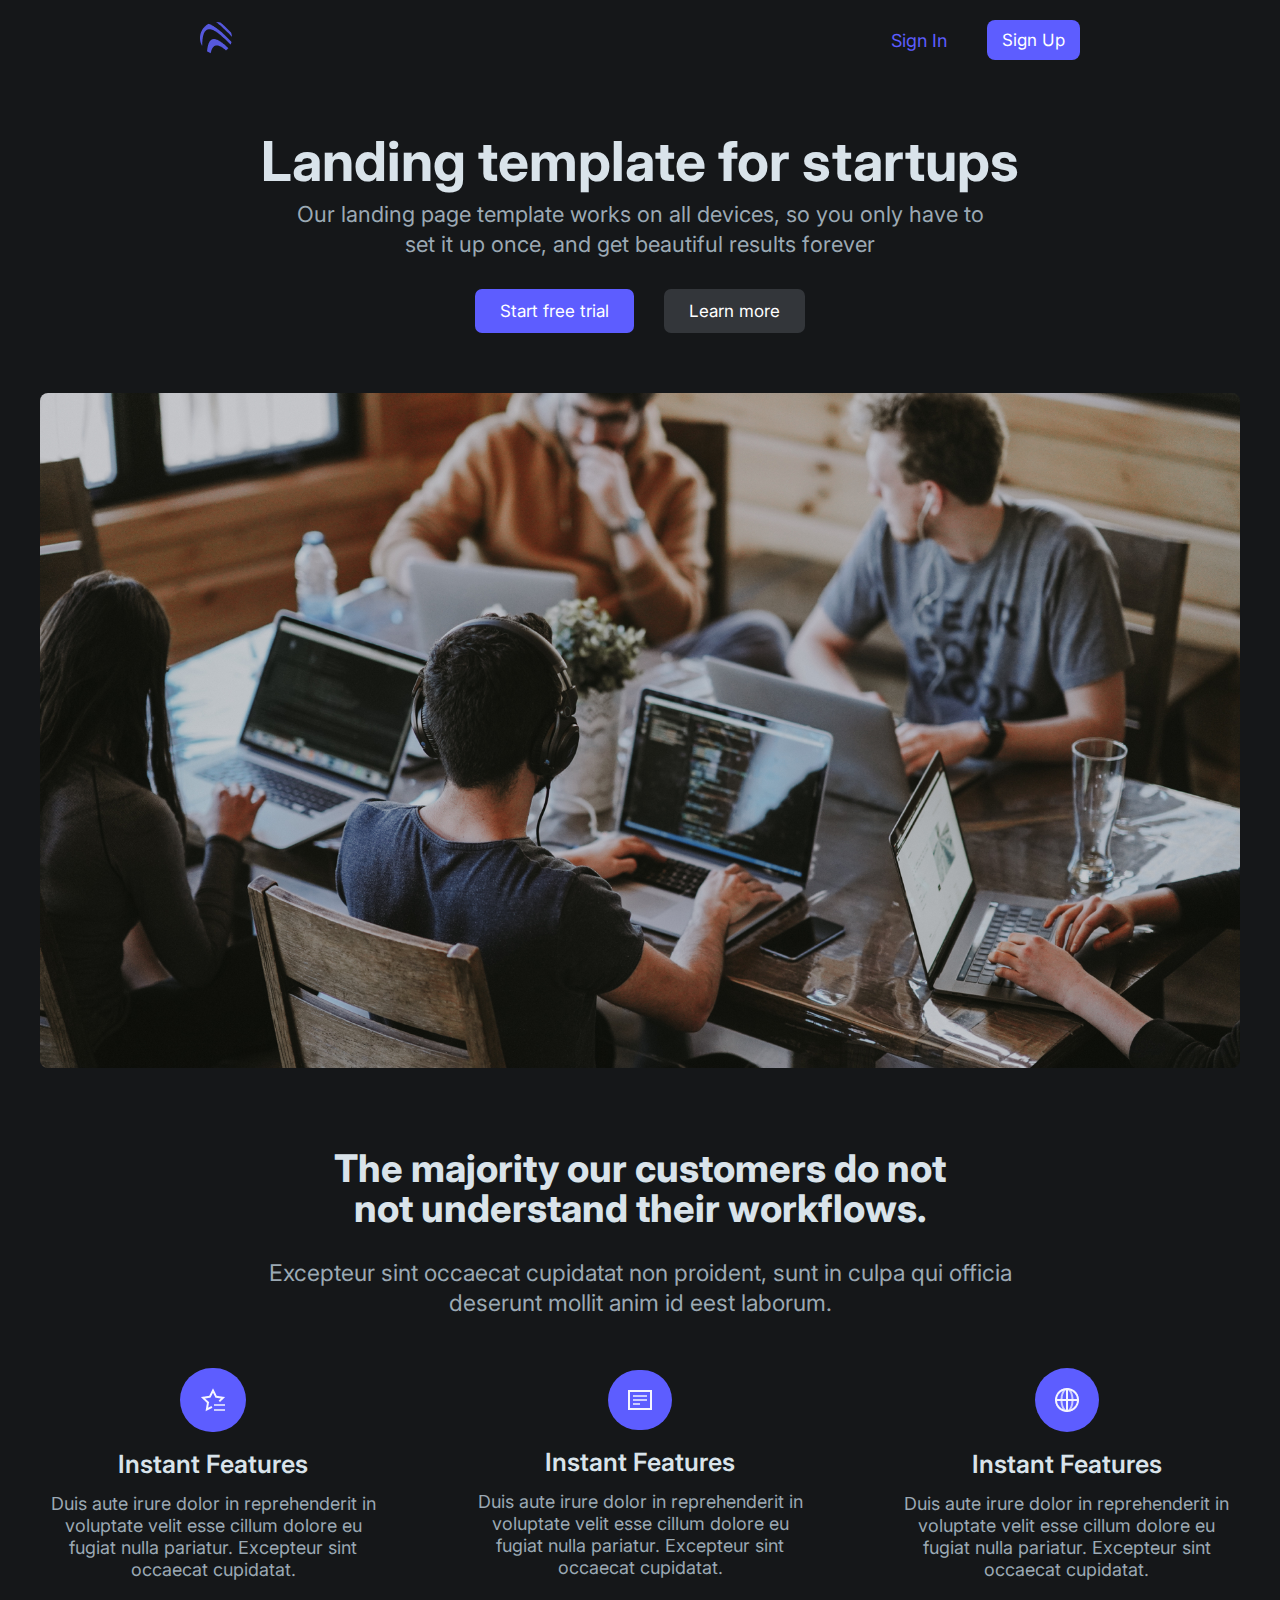
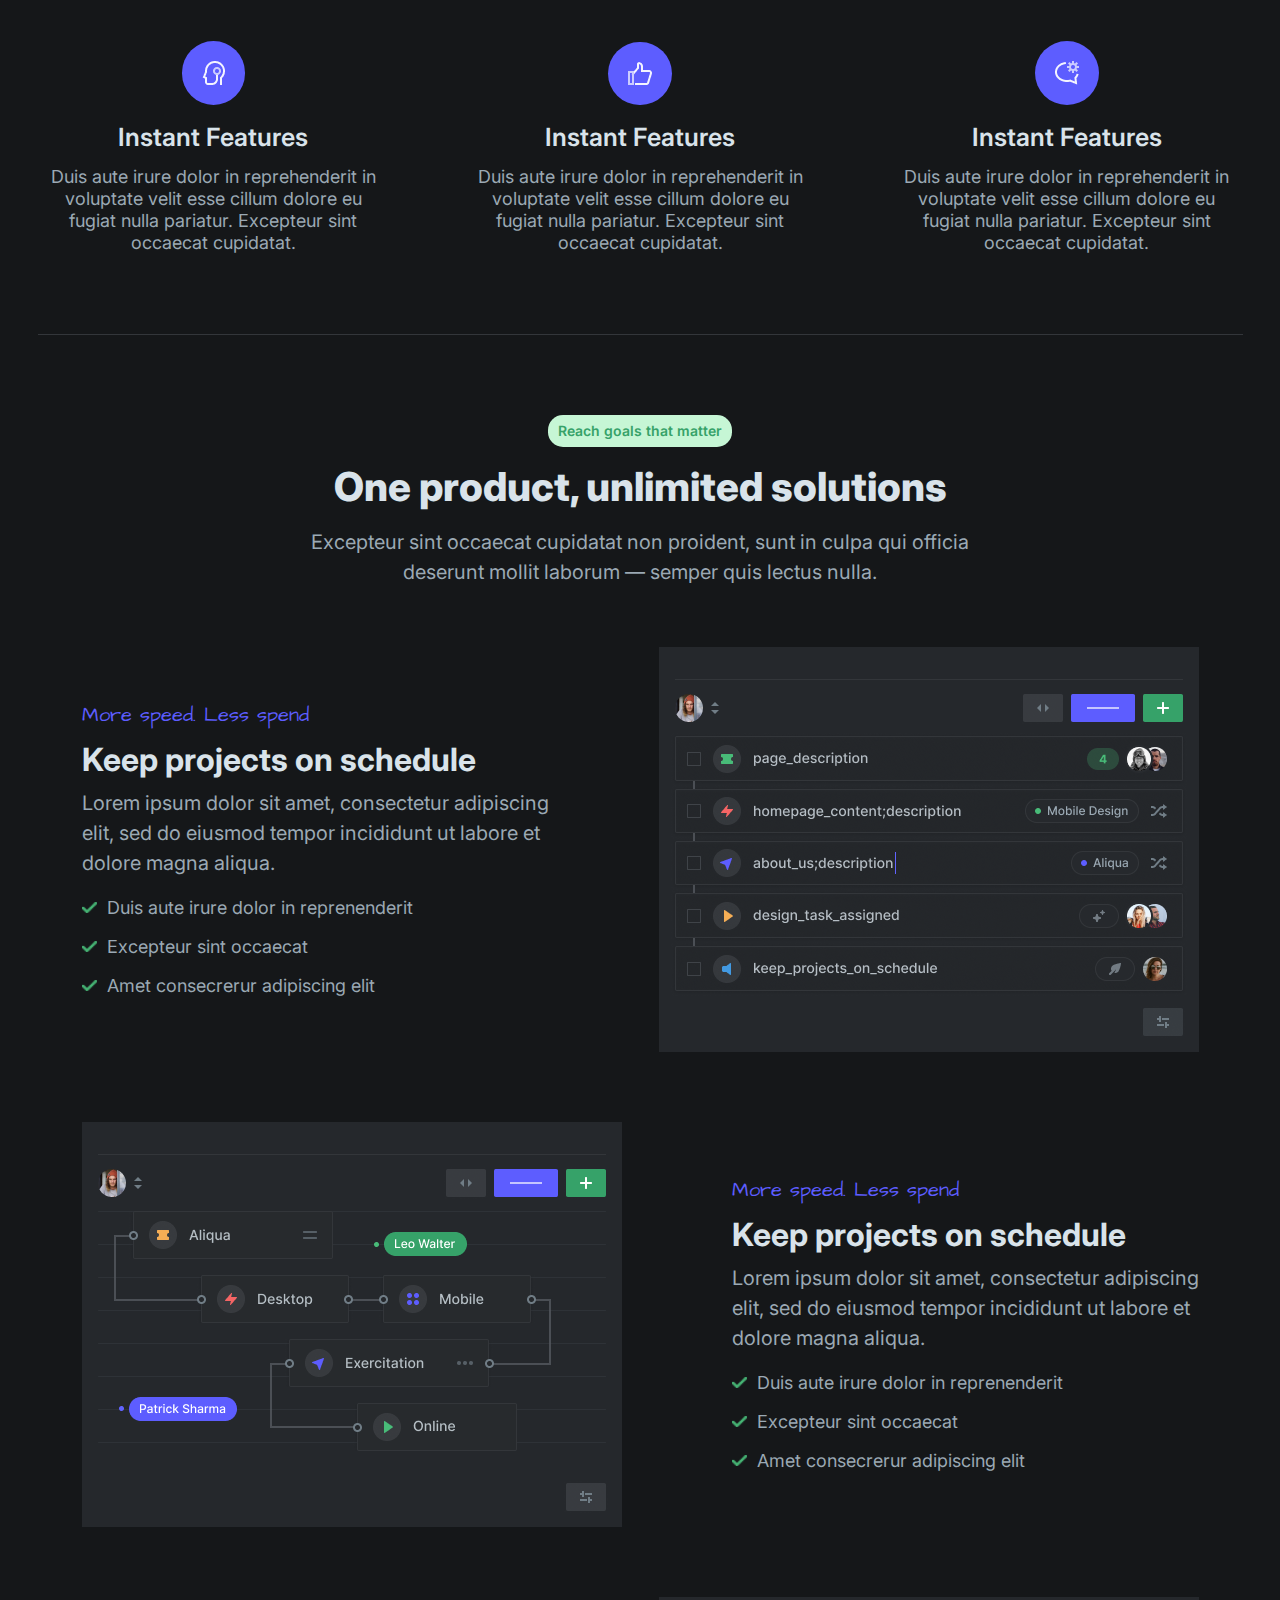
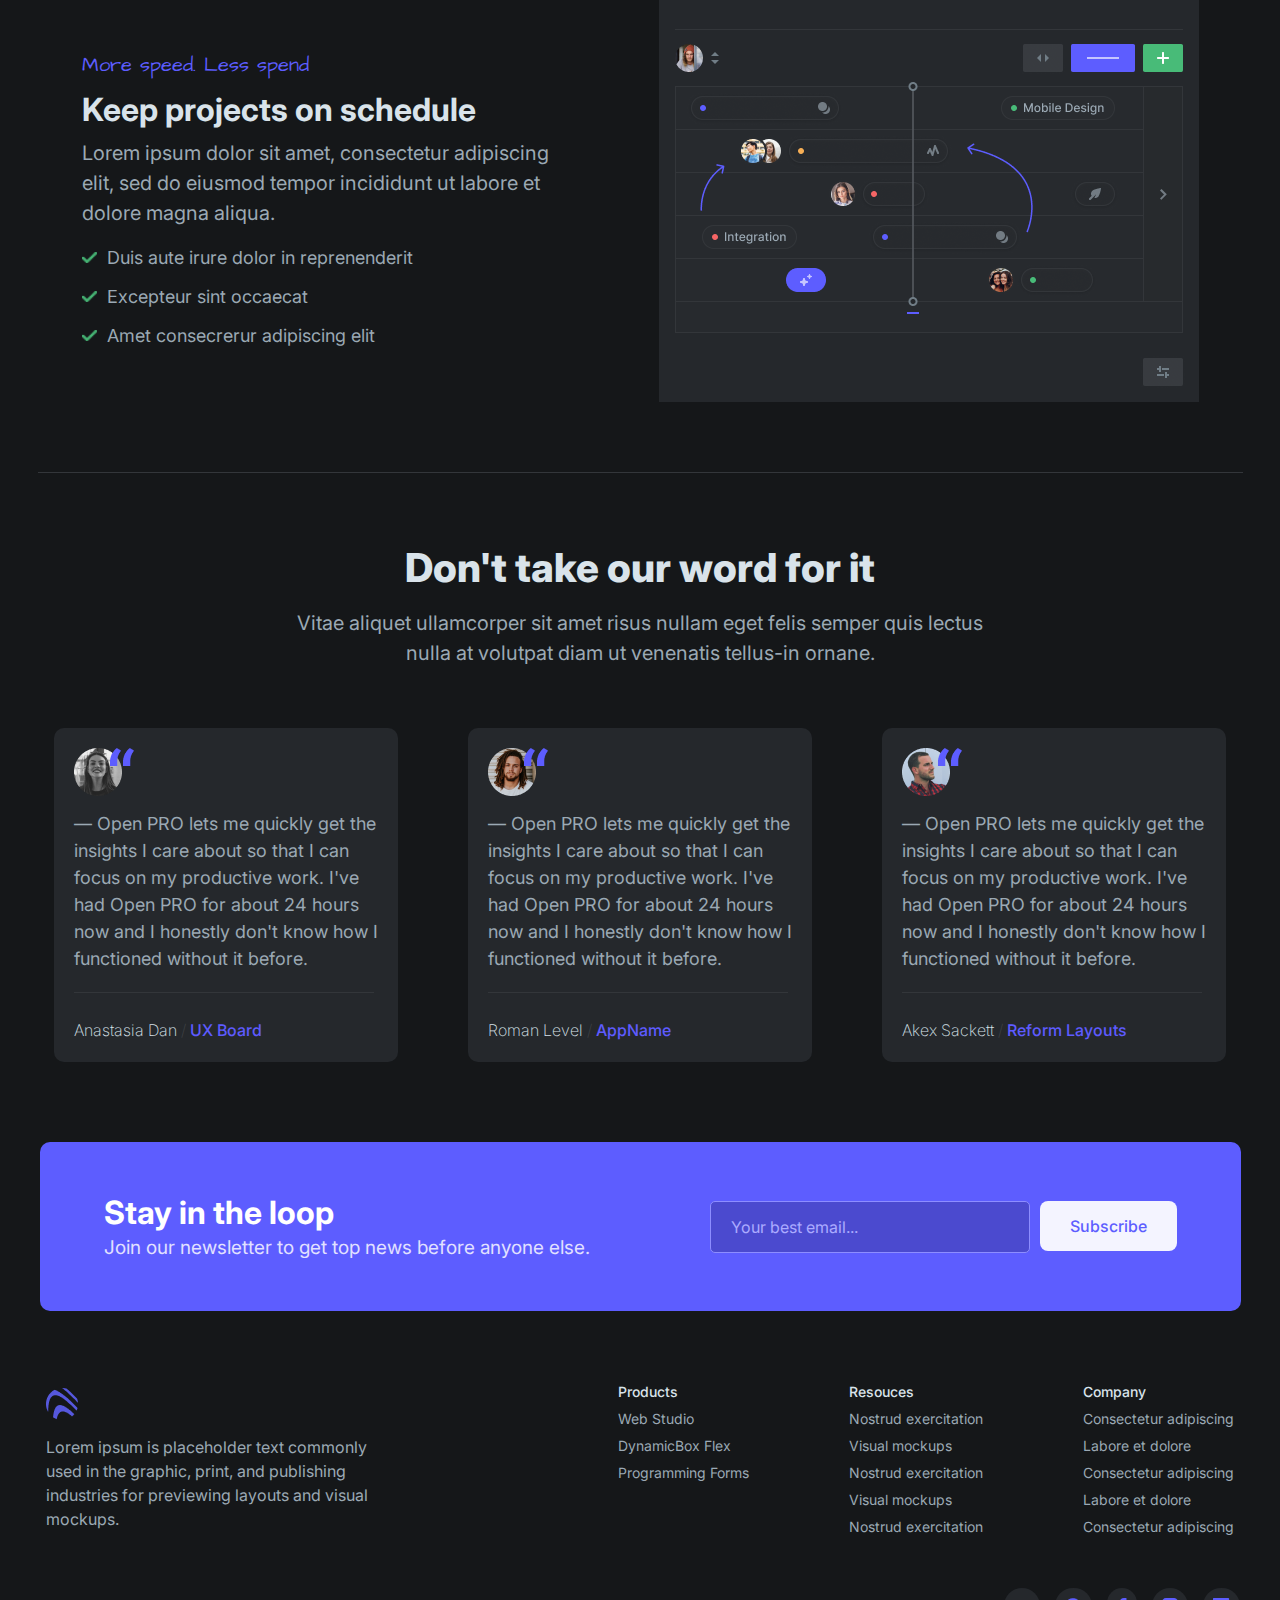
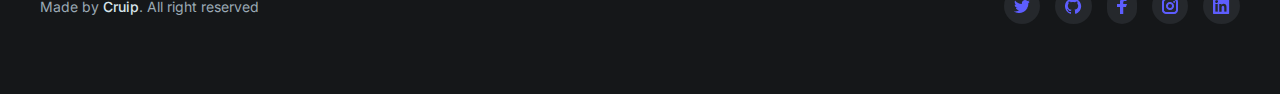
<file: index.html>
<!DOCTYPE html>
<html lang="en">
<head>
    <meta charset="UTF-8">
    <meta name="viewport" content="width=device-width, initial-scale=1.0">
    <link href="https://fonts.googleapis.com/css?family=Architects+Daughter:regular" rel="stylesheet" />
    <link rel="stylesheet" href="./assets/css/main.css">
    <title>frst-proj | Amir_irL</title>
</head>
<body>
    <header>
        <a href="index.html">
            <img src="./assets/icons/logo.png" alt="logo" width="32px" height="32px">
        </a>
        <section class="autorization">
            <a href="./sign-in.html" target="_self" class="sign-in">
                Sign In
            </a>
            <a href="./sign-up.html" target="_self" class="sign-up">
                Sign Up
            </a>
        </section>
    </header>

    <main>
        <section class="hero__main">
            <h1 class="h1-title__hero">Landing template for startups</h1>
            <h5 class="h5-under__hero">Our landing page template works on all devices, 
                so you only have to <br> set it up once, and get beautiful 
                results forever
            </h5>
            <div class="buttons-hero__main">
                <a href="#" class="st-fre-tri">
                    Start free trial
                </a>
                <a href="#" class="learn-more">
                    Learn more
                </a>
            </div>
            <img class="hero-img" src="./assets/images/hero-main.png" alt="hero image" width="1200">
        </section>

        <section class="majority">
            <h1>The majority our customers do not <br>
                not understand their workflows.
            </h1>
            <h4>Excepteur sint occaecat cupidatat 
                non proident, sunt in culpa qui officia <br>
                deserunt mollit anim id eest laborum.
            </h4>
            <div class="instant-features__majority">
                <div class="ins">
                    <div class="ins-img__wrapper">
                        <img src="./assets/icons/star.png" alt="star">
                    </div>
                    <h2>Instant Features</h2>
                    <p>Duis aute irure dolor in reprehenderit 
                        in <br> voluptate velit esse cillum dolore eu <br>
                        fugiat nulla pariatur. Excepteur sint  <br>
                        occaecat cupidatat.</p>
                </div>
                <div class="ins">
                    <div class="ins-img__wrapper">
                        <img src="./assets/icons/news.png" alt="news">
                    </div>
                    <h2>Instant Features</h2>
                    <p>Duis aute irure dolor in reprehenderit 
                        in <br> voluptate velit esse cillum dolore eu <br>
                        fugiat nulla pariatur. Excepteur sint  <br>
                        occaecat cupidatat.</p>
                </div>
                <div class="ins">
                    <div class="ins-img__wrapper">
                        <img src="./assets/icons/earth.png" alt="earth">
                    </div>
                    <h2>Instant Features</h2>
                    <p>Duis aute irure dolor in reprehenderit 
                        in <br> voluptate velit esse cillum dolore eu <br>
                        fugiat nulla pariatur. Excepteur sint  <br>
                        occaecat cupidatat.</p>
                </div>
                <div class="ins">
                    <div class="ins-img__wrapper">
                        <img src="./assets/icons/head.png" alt="head">
                    </div>
                    <h2>Instant Features</h2>
                    <p>Duis aute irure dolor in reprehenderit 
                        in <br> voluptate velit esse cillum dolore eu <br>
                        fugiat nulla pariatur. Excepteur sint  <br>
                        occaecat cupidatat.</p>
                </div>
                <div class="ins">
                    <div class="ins-img__wrapper">
                        <img src="./assets/icons/like.png" alt="like">
                    </div>
                    <h2>Instant Features</h2>
                    <p>Duis aute irure dolor in reprehenderit 
                        in <br> voluptate velit esse cillum dolore eu <br>
                        fugiat nulla pariatur. Excepteur sint  <br>
                        occaecat cupidatat.</p>
                </div>
                <div class="ins">
                    <div class="ins-img__wrapper">
                        <img src="./assets/icons/message.png" alt="message">
                    </div>
                    <h2>Instant Features</h2>
                    <p>Duis aute irure dolor in  reprehenderit 
                        in <br> voluptate velit esse cillum dolore eu <br>
                        fugiat nulla pariatur. Excepteur sint  <br>
                        occaecat cupidatat.</p>
                </div>
            </div>
        </section>

        <div class="line" style="margin-top: 30px;"></div>
        
        <section class="solutions">
            <h5 class="over_hero-intro">Reach goals that matter</h5>
            <h1 class="hero-intro__solutions">
                One product, unlimited solutions
            </h1>
            <h4 class="subtitles__solutions">Excepteur sint occaecat cupidatat non 
                proident, sunt in culpa qui officia <br>
                deserunt mollit laborum — semper quis 
                lectus nulla.
            </h4>
            <section class="keep-proj-sch_items">
                <div class="kps-item">
                    <div class="kps-item_txt">
                        <h4>More speed. Less spend</h4>
                        <h2>Keep projects on schedule</h2>
                        <p>Lorem ipsum dolor sit amet, 
                            consectetur adipiscing <br> elit, 
                            sed do eiusmod tempor incididunt 
                            ut labore et <br> dolore magna aliqua.
                        </p>
                        <ul class="marked-titles">
                            <li>Duis aute irure dolor in reprenenderit</li>
                            <li>Excepteur sint occaecat</li>
                            <li>Amet consecrerur adipiscing elit</li>
                        </ul>
                    </div>
                    <img src="./assets/images/image-1.png" alt="image">
                </div>
                <div class="kps-item">
                    <img src="./assets/images/image-2.png" alt="image">
                    <div class="kps-item_txt">
                        <h4>More speed. Less spend</h4>
                        <h2>Keep projects on schedule</h2>
                        <p>Lorem ipsum dolor sit amet, 
                            consectetur adipiscing <br> elit, 
                            sed do eiusmod tempor incididunt 
                            ut labore et <br> dolore magna aliqua.
                        </p>
                        <ul class="marked-titles">
                            <li>Duis aute irure dolor in reprenenderit</li>
                            <li>Excepteur sint occaecat</li>
                            <li>Amet consecrerur adipiscing elit</li>
                        </ul>
                    </div>
                </div>
                <div class="kps-item">
                    <div class="kps-item_txt">
                        <h4>More speed. Less spend</h4>
                        <h2>Keep projects on schedule</h2>
                        <p>Lorem ipsum dolor sit amet, 
                            consectetur adipiscing <br> elit, 
                            sed do eiusmod tempor incididunt 
                            ut labore et <br> dolore magna aliqua.
                        </p>
                        <ul class="marked-titles">
                            <li>Duis aute irure dolor in reprenenderit</li>
                            <li>Excepteur sint occaecat</li>
                            <li>Amet consecrerur adipiscing elit</li>
                        </ul>
                    </div>
                    <img src="./assets/images/image-3.png" alt="image">
                </div>
            </section>
        </section>

        <div class="line" style="margin-top: 70px;"></div >

        <section class="reviews">
            <h1>Don't take our word for it</h1>
            <h3>Vitae aliquet ullamcorper sit amet 
                risus nullam eget felis semper quis 
                lectus <br> nulla at volutpat diam ut 
                venenatis tellus-in ornane.
            </h3>
            <div class="review-items">
                <div class="review-item">
                    <img src="./assets/images/avatar-1.png" alt="">
                    <p>— Open PRO lets me quickly get the <br> 
                        insights I care about so that I can <br>
                        focus on my productive work. I've <br>
                        had Open PRO for about 24 hours <br>
                        now and I honestly don't know how I <br>
                        functioned without it before.
                    </p>
                    <div class="horizontal-line"></div>
                    <h5>Anastasia Dan <span class="fract">/</span>
                        <span class="speciality">UX Board</span>
                    </h5>
                </div>
                <div class="review-item">
                    <img src="./assets/images/avatar-2.png" alt="">
                    <p>— Open PRO lets me quickly get the <br> 
                        insights I care about so that I can <br>
                        focus on my productive work. I've <br>
                        had Open PRO for about 24 hours <br>
                        now and I honestly don't know how I <br>
                        functioned without it before.
                    </p>
                    <div class="horizontal-line"></div>
                    <h5>Roman Level <span class="fract">/</span>
                        <span class="speciality">AppName</span>
                    </h5>
                </div>
                <div class="review-item">
                    <img src="./assets/images/avatar-3.png" alt="">
                    <p>— Open PRO lets me quickly get the <br> 
                        insights I care about so that I can <br>
                        focus on my productive work. I've <br>
                        had Open PRO for about 24 hours <br>
                        now and I honestly don't know how I <br>
                        functioned without it before.
                    </p>
                    <div class="horizontal-line"></div>
                    <h5>Akex Sackett <span class="fract">/</span>
                        <span class="speciality">Reform Layouts</span>
                    </h5>
                </div>
            </div>
        </section>

        <section class="newsletter-signup">
            <div class="txt-wrap__nl-s">
                <h1>Stay in the loop</h1>
                <h4>Join our newsletter to get top 
                    news before anyone else.
                </h4>
            </div>
            <form action="handler.php" method="post">
                <input placeholder="Your best email..." type="email" name="email" id="email-input">
                <input value="Subscribe" type="submit" name="submit" id="submit-btn">
            </form> 
        </section>
    </main>

    <footer>
        <section class="frst-footer__section">
            <section class="frst-sctn__footer-sect">
                <img src="./assets/icons/logo.png" alt="logo" width="32">
                <p>Lorem ipsum is placeholder text commonly <br>
                    used in the graphic, print, and publishing <br>
                    industries for previewing layouts and visual <br>
                    mockups.</p>
            </section>
            <section class="scnd-sctn__footer-sect">
                <nav>
                    <li style="cursor: auto; color: #D9E3EA; font-weight: 500;">Products</li>
                    <li>Web Studio</li>
                    <li>DynamicBox Flex</li>
                    <li>Programming Forms</li>
                </nav>
                <nav>
                    <li style="cursor: auto; color: #D9E3EA; font-weight: 500;">Resouces</li>
                    <li>Nostrud exercitation</li>
                    <li>Visual mockups</li>
                    <li>Nostrud exercitation</li>
                    <li>Visual mockups</li>
                    <li>Nostrud exercitation</li>
                </nav>
                <nav>
                    <li style="cursor: auto; color: #D9E3EA; font-weight: 500;">Company</li>
                    <li>Consectetur adipiscing</li>
                    <li>Labore et dolore</li>
                    <li>Consectetur adipiscing</li>
                    <li>Labore et dolore</li>
                    <li>Consectetur adipiscing</li>
                </nav>
            </section>
        </section>
        <section class="scnd-footer__section">
            <h5>Made by <span>Cruip</span>. 
                All right reserved
            </h5>
            <div class="soc-net__wrapper">
                <div class="soc-net-img">
                    <img src="./assets/icons/twitter.png" alt="twitter" width="16" height="13">
                </div>
                <div class="soc-net-img">
                    <img src="./assets/icons/github.png" alt="github">
                </div>
                <div class="soc-net-img">
                    <img src="./assets/icons/facebook.png" alt="facebook">
                </div>
                <div class="soc-net-img">
                    <img src="./assets/icons/insta.png" alt="instagram">
                </div>
                <div class="soc-net-img">
                    <img src="./assets/icons/in.png" alt="linkendin">
                </div>
            </div>
        </section>
    </footer>
</body>
</html>
</file>
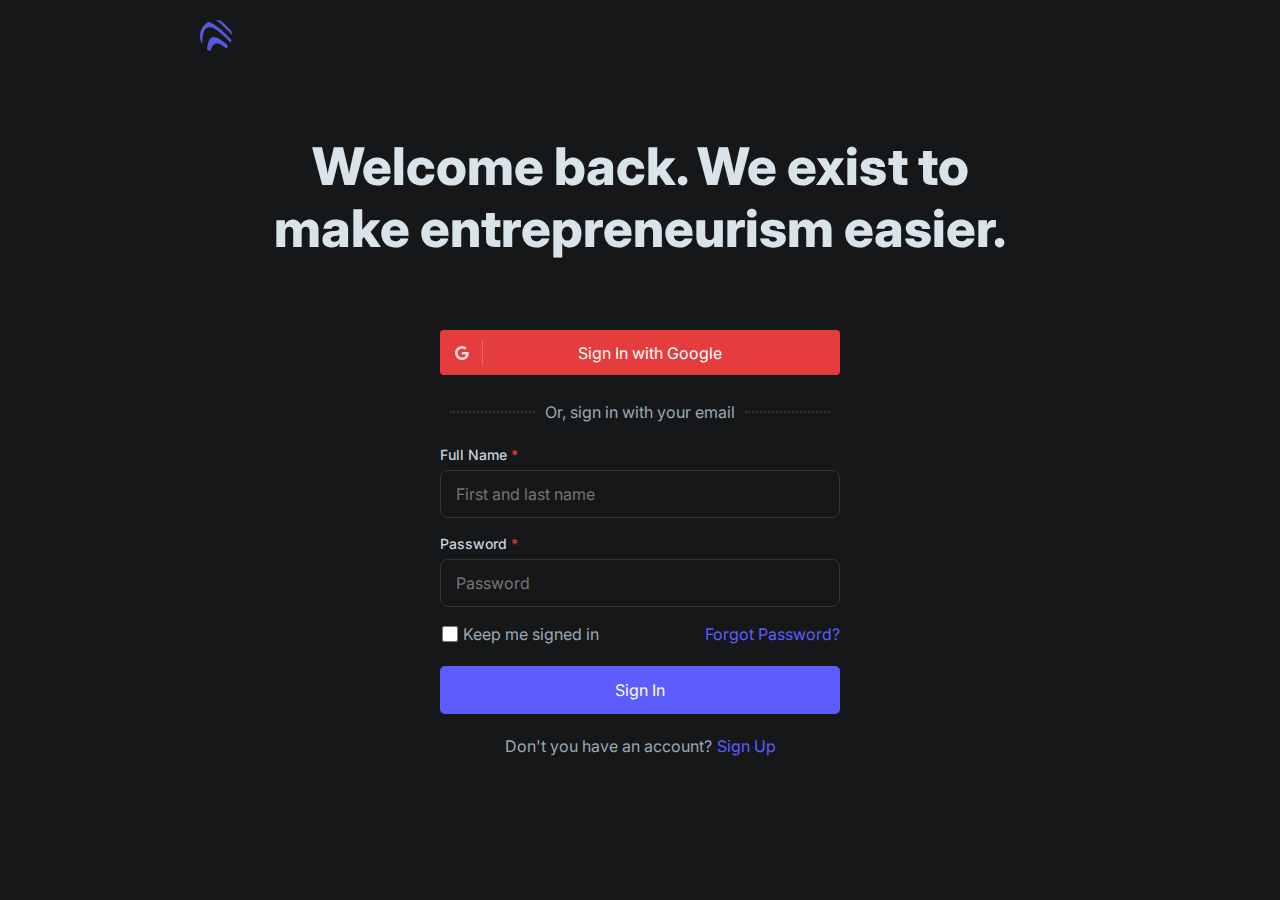
<file: sign-in.html>
<!DOCTYPE html>
<html lang="en">
<head>
    <meta charset="UTF-8">
    <meta name="viewport" content="width=device-width, initial-scale=1.0">
    <link href="https://fonts.googleapis.com/css?family=Inter:100,200,300,regular,500,600,700,800,900,100italic,200italic,300italic,italic,500italic,600italic,700italic,800italic,900italic" rel="stylesheet" />
    <link rel="stylesheet" href="./assets/css/sign-in.css">
    <title>Sign In | Amir_irL</title>
</head>
<body>
    <header>
        <img src="./assets/icons/logo.png" alt="logo">
    </header>

    <main>
        <h1>Welcome back. We exist to <br>
        make entrepreneurism easier.</h1>
        <section class="sign-in__form">
            <button class="google-signin-btn">
                <div class="google-img_wrap">
                    <img src="./assets/icons/google.png" alt="google-logo">
                    <div class="vertical-line"></div>
                </div>
                <p>Sign In with Google</p>
            </button>

            <div class="divider">
                Or, sign in with your email
            </div>
            
            <div class="form-container">
                <div class="form-group">
                    <label for="full-name">Full Name <span class="required">*</span></label>
                    <input type="text" id="full-name" placeholder="First and last name" required>
                </div>
                <div class="form-group" style="margin-top: 15px;">
                    <label for="password">Password <span class="required">*</span></label>
                    <input type="password" id="password" placeholder="Password" required>
                </div>
                <div class="check-btn_forg-pass">
                    <label class="check-box_wrap" for="checkbox">
                        <input type="checkbox" name="checkbox" id="checkbox">
                        <h4>Keep me signed in</h4>
                    </label>
                    <a href="#">Forgot Password?</a>
                </div>
                <input type="submit" value="Sign In">
            </div>
            <h5 class="dont-have-an-acc">
                Don't you have an account? <a href="./sign-up.html">Sign Up</a>
            </h5>
        </section>
    </main>
</body>
</html>
</file>
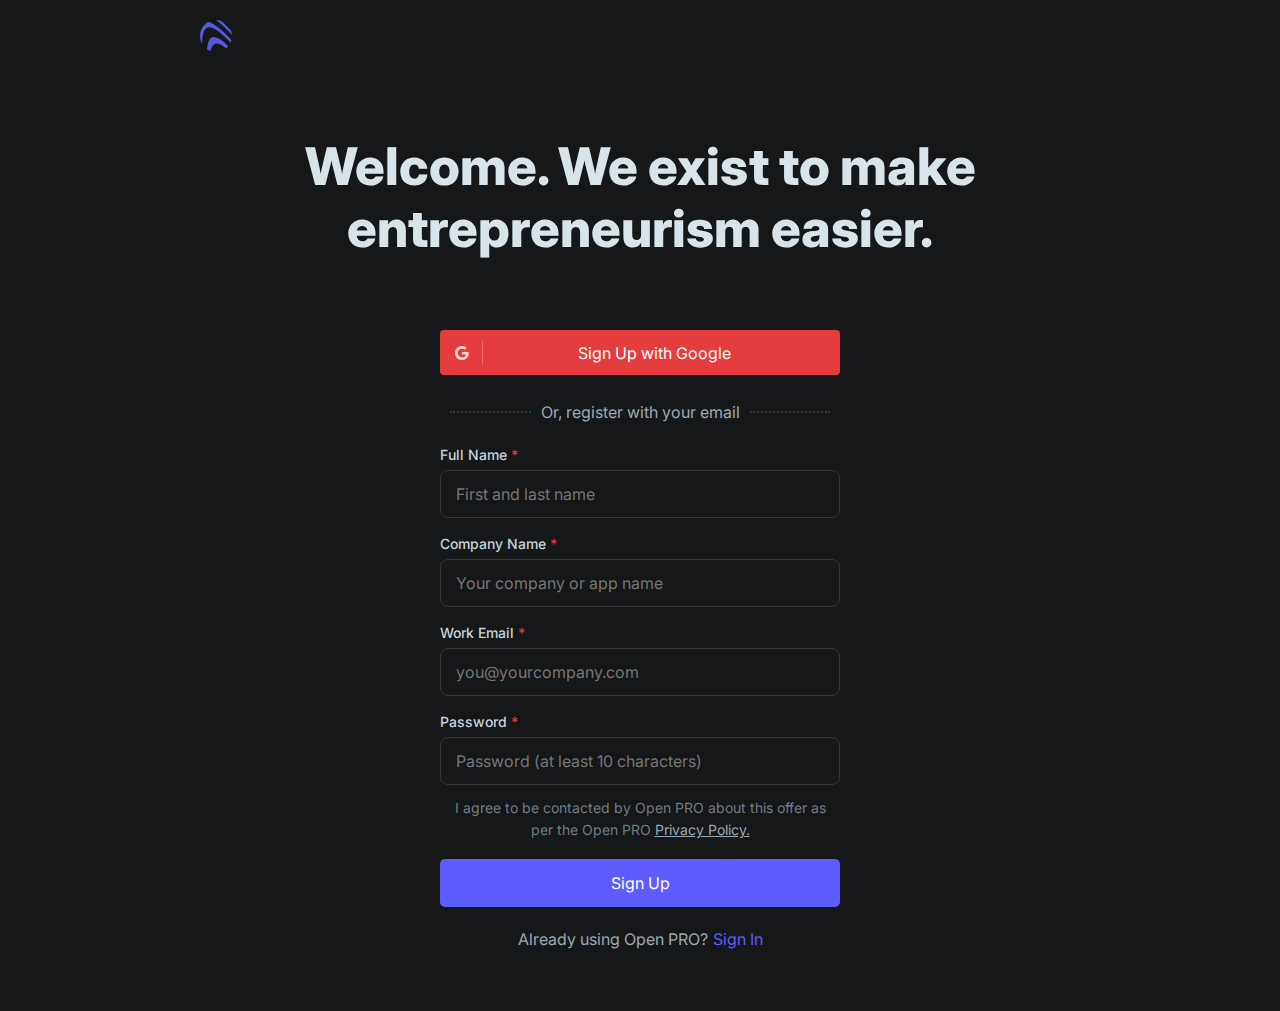
<file: sign-up.html>
<!DOCTYPE html>
<html lang="en">
<head>
    <meta charset="UTF-8">
    <meta name="viewport" content="width=device-width, initial-scale=1.0">
    <link href="https://fonts.googleapis.com/css?family=Inter:100,200,300,regular,500,600,700,800,900,100italic,200italic,300italic,italic,500italic,600italic,700italic,800italic,900italic" rel="stylesheet" />
    <link rel="stylesheet" href="./assets/css/sign-up.css">
    <title>Sign Up | Amir_irL</title>
</head>
<body>
    <header>
        <a href="index.html">
            <img src="./assets/icons/logo.png" alt="logo">
        </a>
    </header>

    <main>
        <h1>Welcome. We exist to make <br>
            entrepreneurism easier.</h1>
        <section class="sign-up__form">
            <button class="google-signup-btn">
                <div class="google-img_wrap">
                    <img src="./assets/icons/google.png" alt="google-logo">
                    <div class="vertical-line"></div>
                </div>
                <p>Sign Up with Google</p>
            </button>

            <div class="divider">
                Or, register with your email
            </div>

            <div class="form-container">
                <div class="form-group">
                    <label for="full-name">Full Name <span class="required">*</span></label>
                    <input type="text" id="full-name" placeholder="First and last name" required>
                </div>
                <div class="form-group" style="margin-top: 15px;">
                    <label for="comp-name">Company Name <span class="required">*</span></label>
                    <input type="text" id="comp-name" placeholder="Your company or app name" required>
                </div>
                <div class="form-group" style="margin-top: 15px;">
                    <label for="email">Work Email <span class="required">*</span></label>
                    <input type="email" id="email" placeholder="you@yourcompany.com" required>
                </div>
                <div class="form-group" style="margin-top: 15px;">
                    <label for="password">Password <span class="required">*</span></label>
                    <input type="password" id="password" placeholder="Password (at least 10 characters)" required minlength="10" maxlength="15">
                </div>
                <p class="agree-p">I agree to be contacted 
                    by Open PRO about this offer as <br>
                    per the Open PRO 
                <a href="#">Privacy Policy.</a>
                </p>
                <input type="submit" value="Sign Up">
            </div>
            <h5 class="alr-us-open-pro">
                Already using Open PRO? <a href="./sign-in.html">Sign In</a>
            </h5>
        </section>
    </main>

    <footer>
    </footer>
</body>
</html>
</file>
<file: assets/css/main.css>
@import url('https://fonts.googleapis.com/css2?family=Inter:wght@400;500;600&display=swap');

* {
    margin: 0;
    padding: 0;
    box-sizing: border-box;
    font-family: 'Inter', sans-serif;
}

body {
    background: #151719;
}

header {
    display: flex;
    justify-content: space-between;
    align-items: center;
    padding: 20px 200px;
}

.autorization {
    display: flex;
    justify-content: center;
    align-items: center;
    gap: 40px;
}

.sign-in {
    text-decoration: none;
    font-weight: 400;
    font-size: 18px;
    color: #5D5DFF;
    transition: transform 0.4s ease;
}

.sign-up {
    text-decoration: none;
    font-weight: 400;
    font-size: 17px;
    color: white;
    padding: 10px 15px;
    background: #5D5DFF;
    border-radius: 8px;
    transition: transform 0.4s ease;
}

.sign-in:hover, .sign-up:hover {
    transform: translateY(-3px);
}



.hero__main {
    display: flex;
    justify-content: center;
    align-items: center;
    flex-direction: column;
    margin-top: 50px;
}

.h1-title__hero {
    font-weight: 700;
    font-size: 55px;
    line-height: 62px;
    text-align: center;
    color: #D9E3EA;
}

.h5-under__hero {
    font-weight: 400;
    font-size: 22px;
    line-height: 30px;
    text-align: center;
    color: #9BA9B4;
    margin-top: 7px;
}

.buttons-hero__main {
    display: flex;
    justify-content: center;
    align-items: center;
    gap: 30px;
    margin-top: 30px;
}

.st-fre-tri {
    background-color: #5D5DFF;
    padding: 12px 25px;
    border-radius: 7px;
    color: white;
    text-decoration: none;
    font-weight: 400;
    font-size: 17px;
    transition: transform 0.4s ease-out;
}

.learn-more {
    background-color: #33363A;
    padding: 12px 25px;
    border-radius: 7px;
    color: white;
    text-decoration: none;
    font-weight: 400;
    font-size: 17px;
    transition: transform 0.4s ease-out;
}

.st-fre-tri:hover, 
.learn-more:hover {
    transform: scale(1.05);
}

.img-hero__main {
    display: flex;
    margin-top: 65px;
}

.hero-img {
    margin-top: 60px;
    border-radius: 8px;
}



.majority {
    display: flex;
    justify-content: center;
    align-items: center;
    flex-direction: column;
    margin-top: 80px;
}

.majority h1 {
    font-size: 38px;
    font-weight: 750;
    line-height: 40px;
    text-align: center;
    color: #D9E3EA;
}

.majority h4 {
    font-size: 23px;
    font-weight: 400;
    line-height: 30px;
    text-align: center;
    color: #9BA9B4;
    margin-top: 30px;
}

.instant-features__majority {
    display: flex;
    flex-wrap: wrap;
    justify-content: center; /* Центровка элементов */
    gap: 20px;
    max-width: 1300px;
    margin: 30px auto;
}

.ins {
    display: flex;
    justify-content: center;
    flex-direction: column;
    align-items: center;
    padding: 20px;
    border: 10px;
    text-align: center;
    width: calc(33.333% - 20px); /* Три элемента в ряду */
    box-sizing: border-box;
}

.ins-img__wrapper {
    display: flex;
    background-color: #5D5DFF;
    border-radius: 50px;
    padding: 20px;
}

.ins h2 {
    font-size: 25px;
    font-weight: 600;
    line-height: 34px;
    margin-top: 15px;
    color: #D9E3EA;
}

.ins p {
    font-size: 18px;
    font-weight: 400;
    line-height: 22px;
    color: #9BA9B4;
    margin-top: 12px;
}

.line {
    max-width: 1205px;
    height: 1px;
    margin: 0 auto;
    background-color: #33363A;
}



.solutions {
    display: flex;
    justify-content: center;
    align-items: center;
    flex-direction: column;
    margin-top: 80px;
}

.over_hero-intro {
    font-size: 14px;
    font-weight: 600;
    line-height: 22px;
    color: #36A269;
    background: #C6F6D5;
    border-radius: 15px;
    text-align: center;
    padding: 5px 10px;
}

.hero-intro__solutions {
    font-size: 40px;
    font-weight: 800;
    line-height: 50px;
    color: #D9E3EA;
    text-align: center;
    margin-top: 15px;
}

.subtitles__solutions {
    font-size: 20px;
    font-weight: 400;
    line-height: 30px;
    color: #9BA9B4;
    text-align: center;
    margin-top: 15px;
}

.keep-proj-sch_items {
    display: flex;
    flex-direction: column;
    justify-content: center;
    align-items: center;
    gap: 70px;
    margin-top: 60px;
}

.kps-item {
    display: flex;
    flex-direction: row;
    justify-content: center;
    align-items: center;
    gap: 110px;
}

.kps-item_txt {
    h4 {
        font-size: 20px;
        font-weight: 400;
        line-height: 30px;
        color: #5D5DFF;
        font-family: "Architects Daughter", "Inter", sans-serif;
        text-align: left;
    }
    h2 {
        font-size: 32px;
        font-weight: 700;
        line-height: 40px;
        color: #D9E3EA;
        text-align: left;
        margin-top: 10px;
    }
    p {
        font-size: 20px;
        font-weight: 400;
        line-height: 30px;
        color: #9BA9B4;
        text-align: left;
        margin-top: 8px;
    }
}

.marked-titles {
    margin-top: 16px;
}

.marked-titles li{
    list-style: none;
    font-size: 18px;
    font-weight: 400;
    margin-top: 12px;
    line-height: 27px;
    color: #9BA9B4;
    position: relative;
    padding-left: 25px;
}

.marked-titles li::before {
    content: "";
    position: absolute;
    left: 0;
    top: 50%;
    transform: translateY(-50%);
    width: 15px;
    height: 12px;
    background-image: url('/assets/icons/ok.png');
    background-size: contain;
    background-repeat: no-repeat;
}



.reviews {
    display: flex;
    flex-direction: column;
    justify-content: center;
    align-items: center;
    margin-top: 70px;
}

.reviews h1 {
    font-size: 40px;
    font-weight: 800;
    line-height: 50px;
    color: #D9E3EA;
    text-align: center;
}

.reviews h3 {
    font-size: 20px;
    font-weight: 400;
    line-height: 30px;
    color: #9BA9B4;
    text-align: center;
    margin-top: 15px;
}

.review-items {
    display: flex;
    flex-direction: row;
    justify-content: center;
    align-items: center;
    gap: 70px;
    margin-top: 60px;
}

.review-item {
    padding: 20px;
    background-color: #25282C;
    border-radius: 10px;
}

.review-item p {
    font-size: 18px;
    font-weight: 400;
    line-height: 27px;
    color: #9BA9B4;
    margin-top: 10px;
}

.horizontal-line {
    max-width: 300px;
    height: 1px;
    background-color: #33363A;
    margin-top: 20px;
}

.review-item h5 {
    color: #D9E3EA;
    font-size: 16px;
    font-weight: 200;
    line-height: 24px;
    margin-top: 25px;
}

.fract {
    color: #404347;
}

.speciality {
    color: #5e5bff;
    font-weight: 500;
}

.newsletter-signup {
    display: flex;
    flex-direction: row;
    justify-content: center;
    margin: 80px auto 0;
    align-items: center;
    max-width: 1201px;
    border-radius: 10px;
    padding: 50px 25px;
    gap: 120px;
    background: #5D5DFF;
    color: white;
}

.txt-wrap__nl-s h1 {
    font-size: 32px;
    font-weight: 700;
    line-height: 42px;
    text-align: left;
}

.txt-wrap__nl-s h4 {
    font-size: 19px;
    font-weight: 400;
    line-height: 27px;
    text-align: left;
    color: #E2E1FF;
}

form {
    display: flex;
    gap: 10px;
}

input[type="email"] {
    background-color: #4B4ACF;
    color: #ABABFF; 
    border: 1px solid #8D8DFF;
    border-radius: 5px;
    padding: 15px 20px;
    font-size: 16px;
    font-weight: 400;
    outline: none;
    width: 320px;
    max-width: 320px;
    box-sizing: border-box;
}

input[type="email"]::placeholder {
    color: #ABABFF;
    font-weight: 400;
    line-height: 24px;
    opacity: 1;
}

input[type="submit"] {
    font-family: 'Inter', sans-serif;
    max-width: 140px;
    height: 50px;
    font-weight: 500;
    font-size: 16px;
    line-height: 24px;
    color: #5D5DFF;
    background: #F4F4FF;
    padding: 0 30px;
    border: none;
    border-radius: 8px;
    cursor: pointer;
    transition: transform 0.3s, background 0.3s;
}

input[type="submit"]:hover {
    transform: scale(0.95);
    background: #cac9ff;
}



footer {
    display: flex;
    flex-direction: column;
    justify-content: center;
    align-items: center;
    max-width: 1201px;
    margin: 70px auto 0;
}

.frst-footer__section {
    display: flex;
    flex-direction: row;
    align-items: center;
    justify-content: center;
    gap: 250px;
} 

.frst-sctn__footer-sect {
    display: flex;
    flex-direction: column;
    gap: 15px;
    p {
        font-size: 16px;
        font-weight: 400;
        line-height: 24px;
        color: #9BA9B4;
    }
}

.scnd-sctn__footer-sect {
    display: flex;
    flex-direction: row;
    gap: 100px;
}

.scnd-sctn__footer-sect nav {
    list-style: none;
    color:#9BA9B4;
    font-size: 14px;
    font-weight: 400;
    line-height: 22px;
    display: flex;
    flex-direction: column;
    gap: 5px;
    li {
        cursor: pointer;
    }
}

.scnd-footer__section {
    display: flex;
    flex-direction: row;
    justify-content: space-between;
    align-items: center;
    margin: 50px auto 70px;
    max-width: 1201px;
    gap: 745px;
}

.scnd-footer__section h5 {
    font-size: 14px;
    font-weight: 400;
    line-height: 23px;
    color: #9BA9B4;
}

.scnd-footer__section span {
    font-weight: 500;
    color: #d7e4e9;
}

.soc-net-img {
    display: flex;
    align-items: center;
    justify-content: center;
    background: #25282C;
    border-radius: 50px;
    padding: 10px;
    cursor: pointer;
}

.soc-net__wrapper {
    display: flex;
    gap: 15px;
}
</file>
<file: assets/css/sign-in.css>
* {
    margin: 0;
    padding: 0;
    box-sizing: border-box;
    font-family: "Inter", sans-serif;
}

body {
    background-color: #151719;
}

header {
    padding: 20px 200px;
}

main {
    display: flex;
    align-items: center;
    justify-content: center;
    flex-direction: column;
    margin-top: 60px;
}

main h1 {
    text-align: center;
    font-size: 52px;
    font-weight: 800;
    line-height: 62px;
    color: #D9E3EA;
}

.sign-in__form {
    display: flex;
    justify-content: center;
    flex-direction: column;
    margin-top: 70px;
    max-width: 400px;
    box-sizing: border-box;
}

.google-signin-btn {
    display: flex;
    align-items: center;
    background-color: #E53D3E;
    border: none;
    border-radius: 4px;
    padding: 10px 15px;
    width: 400px;
    cursor: pointer;
    p {
        text-align: center;
        font-size: 16px;
        line-height: 24px;
        font-weight: 400;
        color: white;
    }
    transition: transform 0.4s, background 0.3s;
}

.google-signin-btn:hover {
    transform: scale(1.05);
    background: #eb1717;
}

.google-img_wrap {
    display: flex;
    align-items: center;
    justify-content: start;
    gap: 13px;
    margin-right: 95px;
}

.vertical-line {
    width: 1px;
    height: 25px;
    background-color: #F56565;
}

.divider {
    display: flex;
    justify-content: center;
    align-items: center;
    text-align: center;
    font-size: 16px;
    font-weight: 400;
    line-height: 24px;
    color: #9BA9B4;
    margin-top: 25px;
    width: 100%;
}

.divider::before,
.divider::after {
    content: '';
    border-bottom: 2px dotted #33363A;
    flex: 1;
    margin: 0 10px;
}

.form-container {
    display: flex;
    justify-content: center;
    align-items: center;
    flex-direction: column;
    margin-top: 20px;
    box-sizing: border-box;
    max-width: 400px;
}

.form-group {
    display: flex;
    justify-content: center;
    align-items: start;
    flex-direction: column;
    box-sizing: border-box;
    width: 100%;
}

#full-name, #password {
    background: #151719;
    color: #707D86;
    outline: none;
    border: 1px solid #33363A;
    border-radius: 8px;
    width: 100%;
    height: 48px;
    padding: 0 10px 0 15px;
    margin-top: 4px;
    font-size: 16px;
    line-height: 24px;
    font-weight: 400;
}

label {
    font-size: 14px;
    font-weight: 500;
    line-height: 22px;
    color: #C5D2DC;
}

label .required{
    font-size: 14px;
    font-weight: 500;
    line-height: 22px;
    color: #e13d3e;
}

.check-btn_forg-pass {
    display: flex;
    justify-content: space-between;
    align-items: center;
    flex-direction: row;
    width: 100%;
    margin-top: 15px;
    padding-left: 2px;
    a {
        color: #5D5DFF;
        text-decoration: none;
        font-size: 16px;
        font-weight: 400;
        line-height: 24px;
    }
}

.check-box_wrap {
    display: flex;
    justify-content: center;
    align-items: center;
    gap: 5px;
}

.check-box_wrap h4 {
    font-size: 16px;
    font-weight: 400;
    line-height: 24px;
    color: #9BA9B4;
}

#checkbox {
    background: #5D5DFF;
    width: 16px;
    height: 16px;
}

input[type="submit"] {
    width: 100%;
    height: 48px;
    margin-top: 20px;
    background-color: #5D5DFF;
    border: none;
    border-radius: 5px;
    cursor: pointer;
    font-size: 16px;
    font-weight: 400;
    line-height: 24px;
    color: white;
    transition: transform 0.4s, background 0.4s;
}

input[type="submit"]:hover {
    transform: scale(0.96);
    background: #3f3fd8;
}

.dont-have-an-acc {
    display: flex;
    justify-content: center;
    gap: 5px;
    margin-top: 20px;
    font-size: 16px;
    font-weight: 400;
    line-height: 24px;
    color: #9BA9B4;
    a {
        font-size: 16px;
        font-weight: 400;
        line-height: 24px;
        color: #5D5DFF;
        text-decoration: none;
    }
}
</file>
<file: assets/css/sign-up.css>
* {
    margin: 0;
    padding: 0;
    box-sizing: border-box;
    font-family: "Inter", sans-serif;
}

body {
    background-color: #151719;
}

header {
    padding: 20px 200px;
}

main {
    display: flex;
    align-items: center;
    justify-content: center;
    flex-direction: column;
    margin-top: 60px;
}

main h1 {
    text-align: center;
    font-size: 52px;
    font-weight: 800;
    line-height: 62px;
    color: #D9E3EA;
}

.sign-up__form {
    display: flex;
    justify-content: center;
    flex-direction: column;
    margin-top: 70px;
    max-width: 400px;
    box-sizing: border-box;
}

.google-signup-btn {
    display: flex;
    align-items: center;
    background-color: #E53D3E;
    border: none;
    border-radius: 4px;
    padding: 10px 15px;
    width: 400px;
    cursor: pointer;
    p {
        text-align: center;
        font-size: 16px;
        line-height: 24px;
        font-weight: 400;
        color: white;
    }
    transition: transform 0.4s, background 0.3s;
}

.google-signup-btn:hover {
    transform: scale(1.05);
    background: #eb1717;
}

.google-img_wrap {
    display: flex;
    align-items: center;
    justify-content: start;
    gap: 13px;
    margin-right: 95px;
}

.vertical-line {
    width: 1px;
    height: 25px;
    background-color: #F56565;
}

.divider {
    display: flex;
    justify-content: center;
    align-items: center;
    text-align: center;
    font-size: 16px;
    font-weight: 400;
    line-height: 24px;
    color: #9BA9B4;
    margin-top: 25px;
    width: 100%;
}

.divider::before,
.divider::after {
    content: '';
    border-bottom: 2px dotted #33363A;
    flex: 1;
    margin: 0 10px;
}

.form-container {
    display: flex;
    justify-content: center;
    align-items: center;
    flex-direction: column;
    margin-top: 20px;
    box-sizing: border-box;
    max-width: 400px;
}

.form-group {
    display: flex;
    justify-content: center;
    align-items: start;
    flex-direction: column;
    box-sizing: border-box;
    width: 100%;
}

#full-name,
#comp-name,
#email,
#password {
    background: #151719;
    color: #707D86;
    outline: none;
    border: 1px solid #33363A;
    border-radius: 8px;
    width: 100%;
    height: 48px;
    padding: 0 10px 0 15px;
    margin-top: 4px;
    font-size: 16px;
    line-height: 24px;
    font-weight: 400;
}

label {
    font-size: 14px;
    font-weight: 500;
    line-height: 22px;
    color: #C5D2DC;
}

label .required{
    font-size: 14px;
    font-weight: 500;
    line-height: 22px;
    color: #e13d3e;
}

.agree-p {
    text-align: center;
    font-size: 14px;
    font-weight: 400;
    line-height: 22px;
    color: #707D86;
    margin-top: 12px;
    a {
        color: #9ba9b5;
        text-decoration: underline solid;
    }
}

input[type="submit"] {
    width: 100%;
    height: 48px;
    margin-top: 18px;
    background-color: #5D5DFF;
    border: none;
    border-radius: 5px;
    cursor: pointer;
    font-size: 16px;
    font-weight: 400;
    line-height: 24px;
    color: white;
    transition: transform 0.4s, background 0.4s;
}

input[type="submit"]:hover {
    transform: scale(0.96);
    background: #3f3fd8;
}

.alr-us-open-pro {
    display: flex;
    justify-content: center;
    gap: 5px;
    margin-top: 20px;
    font-size: 16px;
    font-weight: 400;
    line-height: 24px;
    color: #9BA9B4;
    a {
        font-size: 16px;
        font-weight: 400;
        line-height: 24px;
        color: #5D5DFF;
        text-decoration: none;
    }
}

footer {
    margin-top: 60px;
}
</file>
